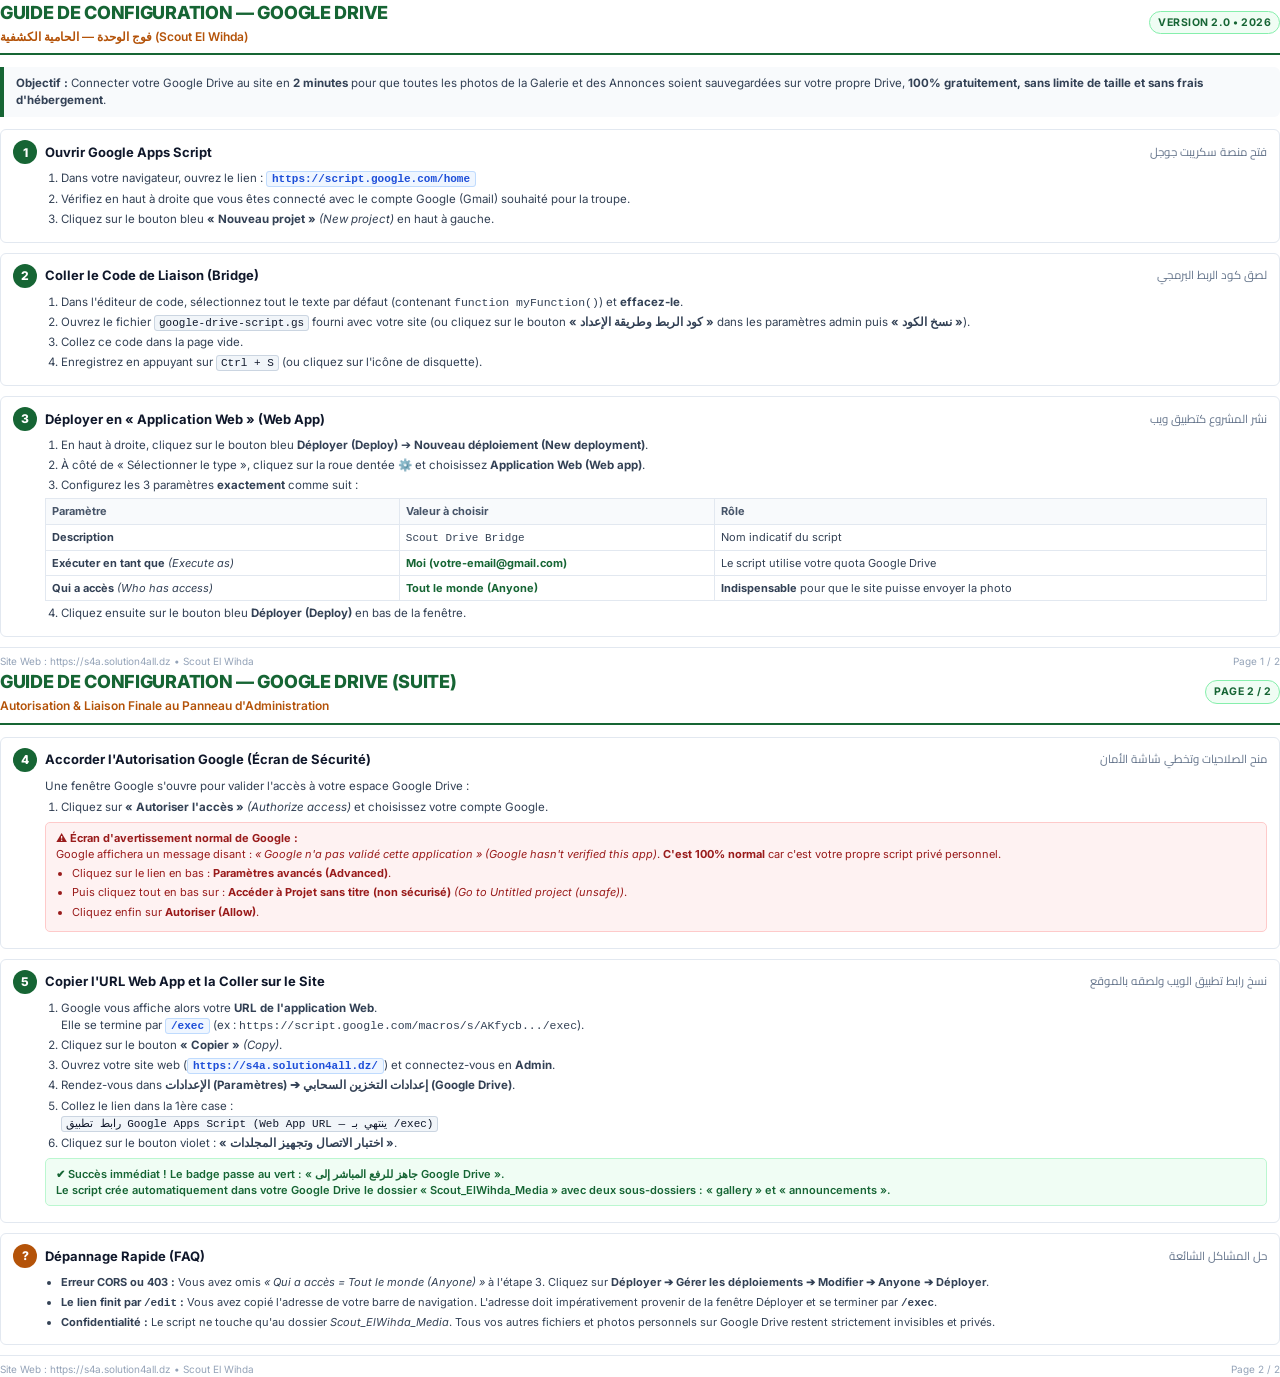
<file: guide-configuration-google-drive - Copie.html>
<!DOCTYPE html>
<html lang="fr" dir="ltr">
<head>
  <meta charset="UTF-8">
  <title>Guide de Configuration — Liaison Google Drive | Scout El Wihda</title>
  <style>
    @import url('https://fonts.googleapis.com/css2?family=Cairo:wght@400;600;700;800&family=Inter:wght@400;500;600;700&display=swap');

    @page {
      size: A4 portrait;
      margin: 10mm 12mm 10mm 12mm;
    }

    * {
      box-sizing: border-box;
      margin: 0;
      padding: 0;
      -webkit-print-color-adjust: exact !important;
      print-color-adjust: exact !important;
    }

    body {
      font-family: 'Inter', -apple-system, BlinkMacSystemFont, 'Segoe UI', Roboto, sans-serif;
      color: #1e293b;
      background: #ffffff;
      line-height: 1.48;
      font-size: 12px;
    }

    .header-bar {
      display: flex;
      justify-content: space-between;
      align-items: center;
      padding-bottom: 8px;
      border-bottom: 2.5px solid #166534;
      margin-bottom: 12px;
    }

    .brand-title {
      display: flex;
      flex-direction: column;
    }

    .brand-title h1 {
      font-size: 18px;
      font-weight: 800;
      color: #166534;
      letter-spacing: -0.3px;
    }

    .brand-title h2 {
      font-size: 12px;
      font-weight: 600;
      color: #b45309;
      margin-top: 1px;
    }

    .badge-doc {
      background: #f0fdf4;
      color: #166534;
      border: 1px solid #86efac;
      padding: 3px 8px;
      border-radius: 999px;
      font-size: 10.5px;
      font-weight: 700;
      text-transform: uppercase;
      letter-spacing: 0.5px;
    }

    .intro-box {
      background: #f8fafc;
      border-left: 4px solid #166534;
      padding: 8px 12px;
      border-radius: 0 6px 6px 0;
      margin-bottom: 12px;
      font-size: 11.5px;
      color: #334155;
    }

    .step-card {
      background: #ffffff;
      border: 1px solid #e2e8f0;
      border-radius: 6px;
      padding: 10px 12px;
      margin-bottom: 10px;
      page-break-inside: avoid;
    }

    .step-header {
      display: flex;
      align-items: center;
      gap: 8px;
      margin-bottom: 6px;
    }

    .step-number {
      width: 24px;
      height: 24px;
      background: #166534;
      color: #ffffff;
      border-radius: 50%;
      display: flex;
      align-items: center;
      justify-content: center;
      font-weight: 800;
      font-size: 12px;
      flex-shrink: 0;
    }

    .step-title {
      font-size: 13px;
      font-weight: 700;
      color: #0f172a;
    }

    .step-arabic {
      font-family: 'Cairo', sans-serif;
      font-size: 11.5px;
      color: #64748b;
      margin-left: auto;
      direction: rtl;
    }

    .step-content {
      padding-left: 32px;
      font-size: 11.5px;
      color: #334155;
    }

    .step-content ol, .step-content ul {
      padding-left: 16px;
      margin: 4px 0;
    }

    .step-content li {
      margin-bottom: 3px;
    }

    .kbd {
      background: #f1f5f9;
      border: 1px solid #cbd5e1;
      padding: 1px 4px;
      border-radius: 3px;
      font-family: monospace;
      font-size: 11px;
      color: #0f172a;
    }

    .url-tag {
      background: #eff6ff;
      color: #1d4ed8;
      border: 1px solid #bfdbfe;
      padding: 1px 5px;
      border-radius: 3px;
      font-family: monospace;
      font-size: 11px;
      font-weight: 600;
      word-break: break-all;
    }

    .alert-box {
      background: #fef2f2;
      border: 1px solid #fecaca;
      border-radius: 5px;
      padding: 7px 10px;
      margin: 6px 0;
      font-size: 11px;
      color: #991b1b;
    }

    .success-box {
      background: #f0fdf4;
      border: 1px solid #bbf7d0;
      border-radius: 5px;
      padding: 7px 10px;
      margin: 6px 0;
      font-size: 11px;
      color: #166534;
      font-weight: 600;
    }

    .page-break {
      page-break-before: always;
      height: 0;
      margin: 0;
      padding: 0;
      border: none;
    }

    .footer-bar {
      margin-top: 10px;
      padding-top: 6px;
      border-top: 1px solid #e2e8f0;
      display: flex;
      justify-content: space-between;
      font-size: 10px;
      color: #94a3b8;
    }

    .table-params {
      width: 100%;
      border-collapse: collapse;
      margin: 4px 0;
      font-size: 11px;
    }

    .table-params th, .table-params td {
      border: 1px solid #e2e8f0;
      padding: 4px 6px;
      text-align: left;
    }

    .table-params th {
      background: #f8fafc;
      font-weight: 700;
      color: #475569;
    }

    .table-params td.val {
      font-weight: 700;
      color: #166534;
    }
  </style>
</head>
<body>

  <!-- ==================== PAGE 1 ==================== -->
  <div class="header-bar">
    <div class="brand-title">
      <h1>GUIDE DE CONFIGURATION — GOOGLE DRIVE</h1>
      <h2>فوج الوحدة — الحامية الكشفية (Scout El Wihda)</h2>
    </div>
    <div class="badge-doc">Version 2.0 • 2026</div>
  </div>

  <div class="intro-box">
    <strong>Objectif :</strong> Connecter votre Google Drive au site en <strong>2 minutes</strong> pour que toutes les photos de la Galerie et des Annonces soient sauvegardées sur votre propre Drive, <strong>100% gratuitement, sans limite de taille et sans frais d'hébergement</strong>.
  </div>

  <!-- ÉTAPE 1 -->
  <div class="step-card">
    <div class="step-header">
      <div class="step-number">1</div>
      <div class="step-title">Ouvrir Google Apps Script</div>
      <div class="step-arabic">فتح منصة سكريبت جوجل</div>
    </div>
    <div class="step-content">
      <ol>
        <li>Dans votre navigateur, ouvrez le lien : <span class="url-tag">https://script.google.com/home</span></li>
        <li>Vérifiez en haut à droite que vous êtes connecté avec le compte Google (Gmail) souhaité pour la troupe.</li>
        <li>Cliquez sur le bouton bleu <strong>« Nouveau projet »</strong> <em>(New project)</em> en haut à gauche.</li>
      </ol>
    </div>
  </div>

  <!-- ÉTAPE 2 -->
  <div class="step-card">
    <div class="step-header">
      <div class="step-number">2</div>
      <div class="step-title">Coller le Code de Liaison (Bridge)</div>
      <div class="step-arabic">لصق كود الربط البرمجي</div>
    </div>
    <div class="step-content">
      <ol>
        <li>Dans l'éditeur de code, sélectionnez tout le texte par défaut (contenant <code>function myFunction()</code>) et <strong>effacez-le</strong>.</li>
        <li>Ouvrez le fichier <span class="kbd">google-drive-script.gs</span> fourni avec votre site (ou cliquez sur le bouton <strong>« كود الربط وطريقة الإعداد »</strong> dans les paramètres admin puis <strong>« نسخ الكود »</strong>).</li>
        <li>Collez ce code dans la page vide.</li>
        <li>Enregistrez en appuyant sur <span class="kbd">Ctrl + S</span> (ou cliquez sur l'icône de disquette).</li>
      </ol>
    </div>
  </div>

  <!-- ÉTAPE 3 -->
  <div class="step-card">
    <div class="step-header">
      <div class="step-number">3</div>
      <div class="step-title">Déployer en « Application Web » (Web App)</div>
      <div class="step-arabic">نشر المشروع كتطبيق ويب</div>
    </div>
    <div class="step-content">
      <ol>
        <li>En haut à droite, cliquez sur le bouton bleu <strong>Déployer (Deploy)</strong> ➔ <strong>Nouveau déploiement (New deployment)</strong>.</li>
        <li>À côté de « Sélectionner le type », cliquez sur la roue dentée ⚙️ et choisissez <strong>Application Web (Web app)</strong>.</li>
        <li>Configurez les 3 paramètres <strong>exactement</strong> comme suit :</li>
      </ol>
      <table class="table-params">
        <tr>
          <th>Paramètre</th>
          <th>Valeur à choisir</th>
          <th>Rôle</th>
        </tr>
        <tr>
          <td><strong>Description</strong></td>
          <td><code>Scout Drive Bridge</code></td>
          <td>Nom indicatif du script</td>
        </tr>
        <tr>
          <td><strong>Exécuter en tant que</strong> <em>(Execute as)</em></td>
          <td class="val">Moi (votre-email@gmail.com)</td>
          <td>Le script utilise votre quota Google Drive</td>
        </tr>
        <tr>
          <td><strong>Qui a accès</strong> <em>(Who has access)</em></td>
          <td class="val">Tout le monde (Anyone)</td>
          <td><strong>Indispensable</strong> pour que le site puisse envoyer la photo</td>
        </tr>
      </table>
      <ol start="4">
        <li>Cliquez ensuite sur le bouton bleu <strong>Déployer (Deploy)</strong> en bas de la fenêtre.</li>
      </ol>
    </div>
  </div>

  <div class="footer-bar">
    <span>Site Web : https://s4a.solution4all.dz • Scout El Wihda</span>
    <span>Page 1 / 2</span>
  </div>

  <!-- ==================== SAUT DE PAGE ==================== -->
  <div class="page-break"></div>

  <!-- ==================== PAGE 2 ==================== -->
  <div class="header-bar">
    <div class="brand-title">
      <h1>GUIDE DE CONFIGURATION — GOOGLE DRIVE (SUITE)</h1>
      <h2>Autorisation & Liaison Finale au Panneau d'Administration</h2>
    </div>
    <div class="badge-doc">Page 2 / 2</div>
  </div>

  <!-- ÉTAPE 4 -->
  <div class="step-card">
    <div class="step-header">
      <div class="step-number">4</div>
      <div class="step-title">Accorder l'Autorisation Google (Écran de Sécurité)</div>
      <div class="step-arabic">منح الصلاحيات وتخطي شاشة الأمان</div>
    </div>
    <div class="step-content">
      <p>Une fenêtre Google s'ouvre pour valider l'accès à votre espace Google Drive :</p>
      <ol>
        <li>Cliquez sur <strong>« Autoriser l'accès »</strong> <em>(Authorize access)</em> et choisissez votre compte Google.</li>
      </ol>

      <div class="alert-box">
        <strong>⚠️ Écran d'avertissement normal de Google :</strong><br>
        Google affichera un message disant : <em>« Google n'a pas validé cette application » (Google hasn't verified this app)</em>. 
        <strong>C'est 100% normal</strong> car c'est votre propre script privé personnel.
        <ul style="margin-top: 3px;">
          <li>Cliquez sur le lien en bas : <strong>Paramètres avancés (Advanced)</strong>.</li>
          <li>Puis cliquez tout en bas sur : <strong>Accéder à Projet sans titre (non sécurisé)</strong> <em>(Go to Untitled project (unsafe))</em>.</li>
          <li>Cliquez enfin sur <strong>Autoriser (Allow)</strong>.</li>
        </ul>
      </div>
    </div>
  </div>

  <!-- ÉTAPE 5 -->
  <div class="step-card">
    <div class="step-header">
      <div class="step-number">5</div>
      <div class="step-title">Copier l'URL Web App et la Coller sur le Site</div>
      <div class="step-arabic">نسخ رابط تطبيق الويب ولصقه بالموقع</div>
    </div>
    <div class="step-content">
      <ol>
        <li>Google vous affiche alors votre <strong>URL de l'application Web</strong>.
          <br>Elle se termine par <span class="url-tag">/exec</span> (ex : <code>https://script.google.com/macros/s/AKfycb.../exec</code>).
        </li>
        <li>Cliquez sur le bouton <strong>« Copier »</strong> <em>(Copy)</em>.</li>
        <li>Ouvrez votre site web (<span class="url-tag">https://s4a.solution4all.dz/</span>) et connectez-vous en <strong>Admin</strong>.</li>
        <li>Rendez-vous dans <strong>الإعدادات (Paramètres) ➔ إعدادات التخزين السحابي (Google Drive)</strong>.</li>
        <li>Collez le lien dans la 1ère case :<br>
          <span class="kbd">رابط تطبيق Google Apps Script (Web App URL — ينتهي بـ /exec)</span>
        </li>
        <li>Cliquez sur le bouton violet : <strong>« اختبار الاتصال وتجهيز المجلدات »</strong>.</li>
      </ol>

      <div class="success-box">
        ✔ Succès immédiat ! Le badge passe au vert : « جاهز للرفع المباشر إلى Google Drive ».<br>
        Le script crée automatiquement dans votre Google Drive le dossier « Scout_ElWihda_Media » avec deux sous-dossiers : « gallery » et « announcements ».
      </div>
    </div>
  </div>

  <!-- FAQ & DÉPANNAGE RAPIDE -->
  <div class="step-card" style="margin-bottom: 0;">
    <div class="step-header">
      <div class="step-number" style="background:#b45309;">?</div>
      <div class="step-title">Dépannage Rapide (FAQ)</div>
      <div class="step-arabic">حل المشاكل الشائعة</div>
    </div>
    <div class="step-content">
      <ul style="font-size: 11px;">
        <li><strong>Erreur CORS ou 403 :</strong> Vous avez omis <em>« Qui a accès = Tout le monde (Anyone) »</em> à l'étape 3. Cliquez sur <strong>Déployer ➔ Gérer les déploiements ➔ Modifier ➔ Anyone ➔ Déployer</strong>.</li>
        <li><strong>Le lien finit par <code>/edit</code> :</strong> Vous avez copié l'adresse de votre barre de navigation. L'adresse doit impérativement provenir de la fenêtre Déployer et se terminer par <strong><code>/exec</code></strong>.</li>
        <li><strong>Confidentialité :</strong> Le script ne touche qu'au dossier <em>Scout_ElWihda_Media</em>. Tous vos autres fichiers et photos personnels sur Google Drive restent strictement invisibles et privés.</li>
      </ul>
    </div>
  </div>

  <div class="footer-bar">
    <span>Site Web : https://s4a.solution4all.dz • Scout El Wihda</span>
    <span>Page 2 / 2</span>
  </div>

</body>
</html>
</file>
